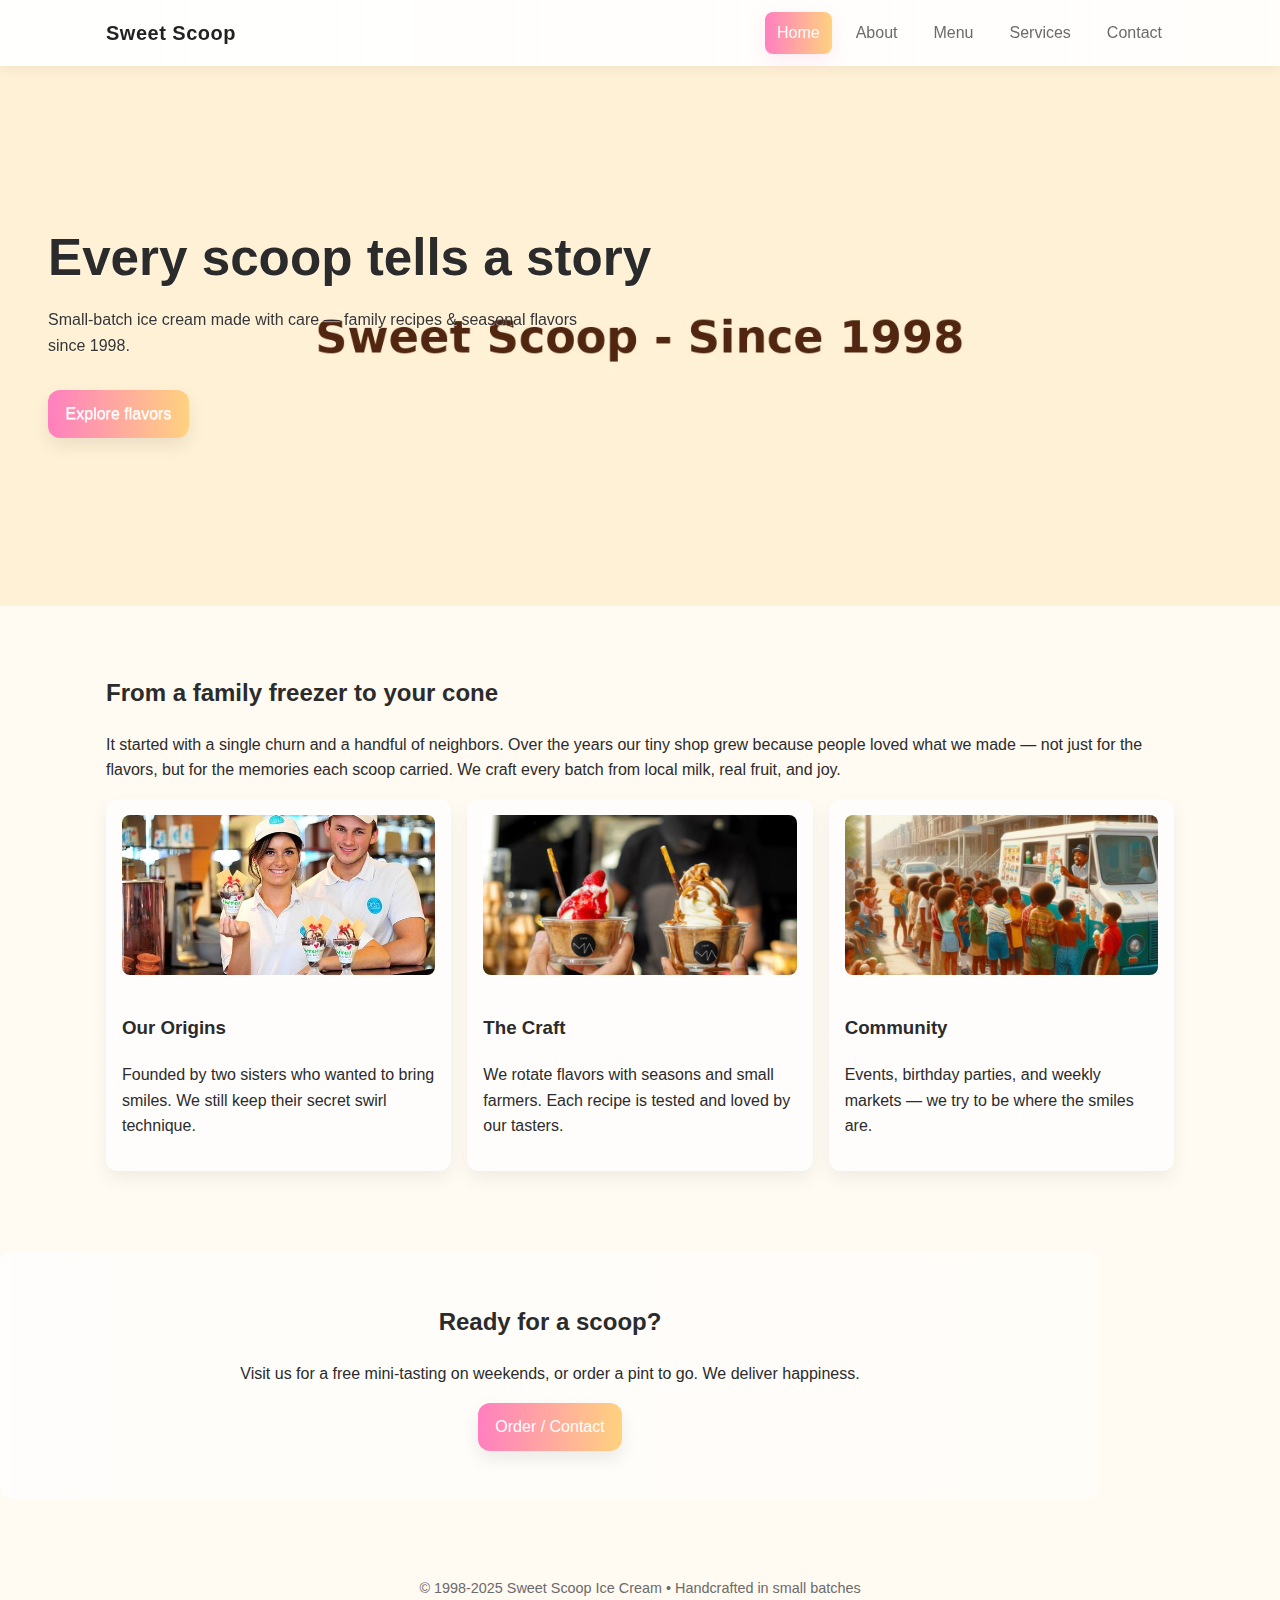
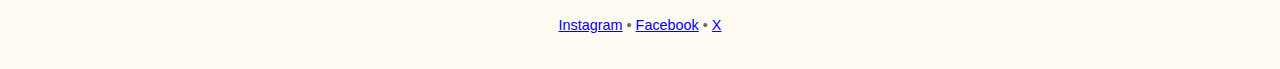
<file: index.html>
<!DOCTYPE html>
<html lang="en">
<head>
  <meta charset="utf-8" />
  <meta name="viewport" content="width=device-width,initial-scale=1" />
  <title>Sweet Scoop Ice Cream</title>
  <link rel="stylesheet" href="css/styles.css" />
</head>
<body class="page-home">
  <header class="site-header">
    <div class="container">
      <a class="logo" href="index.html">Sweet Scoop</a>
      <nav class="main-nav">
        <a href="index.html" class="nav-link active">Home</a>
        <a href="pages/about.html" class="nav-link">About</a>
        <a href="pages/menu.html" class="nav-link">Menu</a>
        <a href="pages/services.html" class="nav-link">Services</a>
        <a href="pages/contact.html" class="nav-link">Contact</a>
      </nav>
    </div>
  </header>

  <main>
    <section class="hero">
      <img src="images/hero-icecream.jpg" alt="ice cream" class="hero-img" />
      <div class="hero-overlay">
        <h1 class="hero-title">Every scoop tells a story</h1>
        <p class="hero-sub">Small-batch ice cream made with care — family recipes & seasonal flavors since 1998.</p>
        <p><a class="btn" href="pages/menu.html">Explore flavors</a></p>
      </div>
    </section>

    <section class="story container">
      <h2>From a family freezer to your cone</h2>
      <p>It started with a single churn and a handful of neighbors. Over the years our tiny shop grew because people loved what we made — not just for the flavors, but for the memories each scoop carried. We craft every batch from local milk, real fruit, and joy.</p>
      <div class="story-grid">
        <article class="card">
          <img src="images/about.jpg" alt="shop" />
          <h3>Our Origins</h3>
          <p>Founded by two sisters who wanted to bring smiles. We still keep their secret swirl technique.</p>
        </article>
        <article class="card">
          <img src="images/craft.jpg" alt="vanilla" />
          <h3>The Craft</h3>
          <p>We rotate flavors with seasons and small farmers. Each recipe is tested and loved by our tasters.</p>
        </article>
        <article class="card">
          <img src="images/community.jpg" alt="delivery" />
          <h3>Community</h3>
          <p>Events, birthday parties, and weekly markets — we try to be where the smiles are.</p>
        </article>
      </div>
    </section>

    <section class="cta container">
      <h2>Ready for a scoop?</h2>
      <p>Visit us for a free mini-tasting on weekends, or order a pint to go. We deliver happiness.</p>
      <p><a class="btn btn-alt" href="pages/contact.html">Order / Contact</a></p>
    </section>
  </main>

  <footer class="site-footer">
    <div class="container">
      <p>&copy; 1998-2025 Sweet Scoop Ice Cream • Handcrafted in small batches</p>
      <div class="socials">
        <a href="#">Instagram</a> • <a href="#">Facebook</a> • <a href="#">X</a>
      </div>
    </div>
  </footer>

  <script src="js/scripts.js"></script>
</body>
</html>
</file>
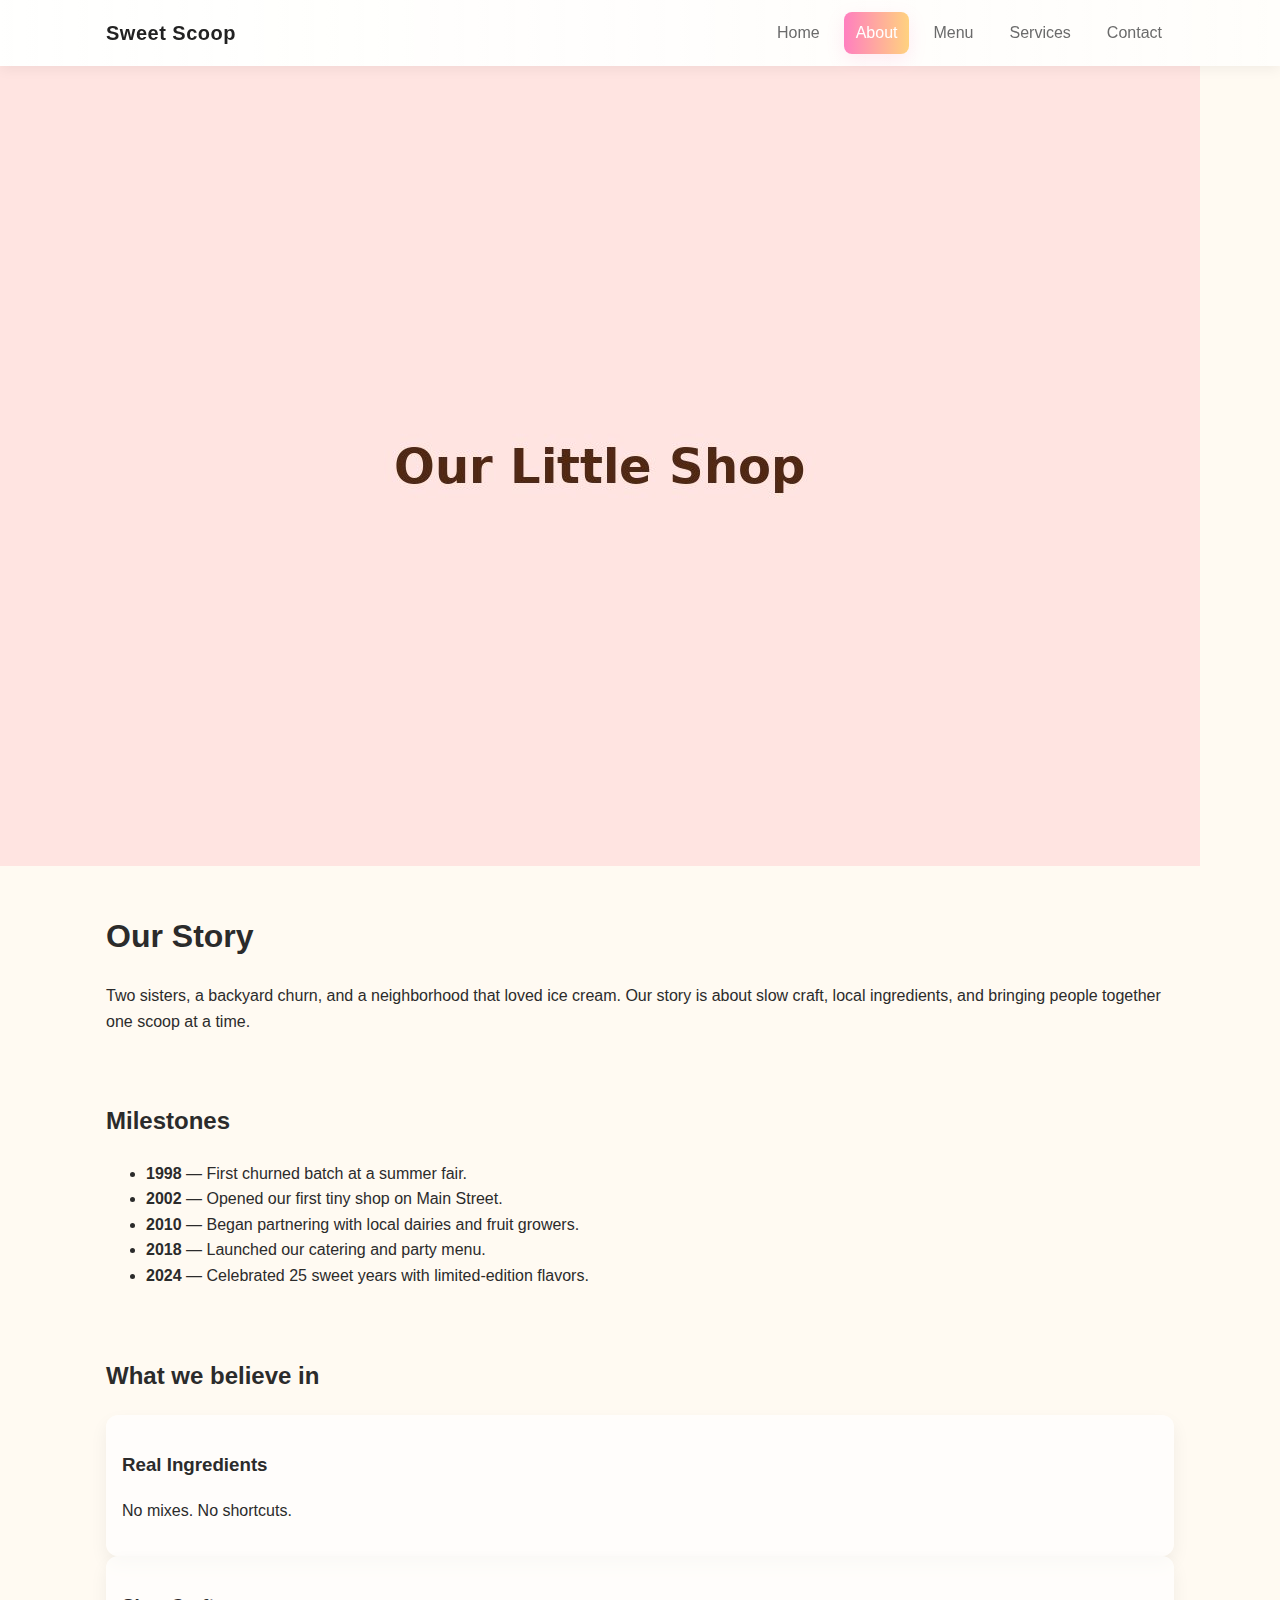
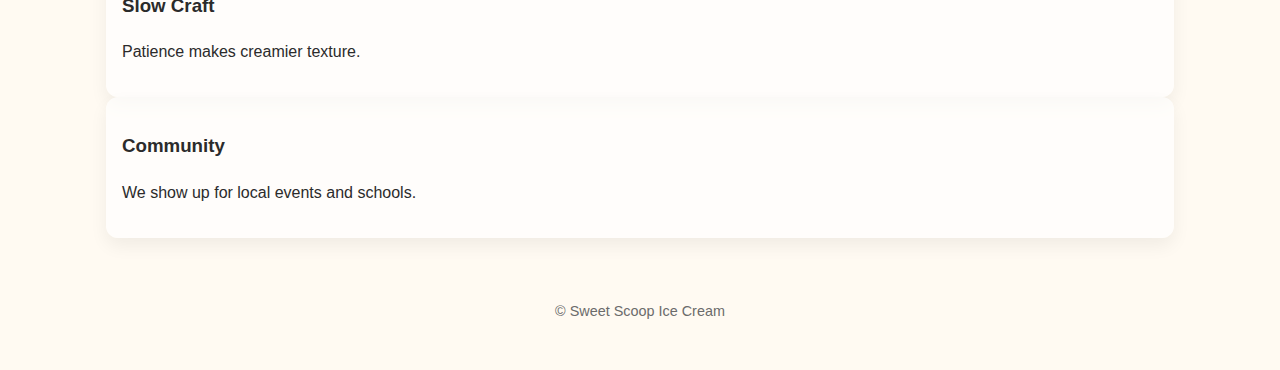
<file: pages/about.html>
<!doctype html>
<html lang="en">
<head>
  <meta charset="utf-8" />
  <meta name="viewport" content="width=device-width,initial-scale=1" />
  <title>About — Sweet Scoop</title>
  <link rel="stylesheet" href="../css/styles.css" />
</head>
<body class="page-about">
  <header class="site-header">
    <div class="container">
      <a class="logo" href="../index.html">Sweet Scoop</a>
      <nav class="main-nav">
        <a href="../index.html" class="nav-link">Home</a>
        <a href="about.html" class="nav-link active">About</a>
        <a href="menu.html" class="nav-link">Menu</a>
        <a href="services.html" class="nav-link">Services</a>
        <a href="contact.html" class="nav-link">Contact</a>
      </nav>
    </div>
  </header>

  <main>
    <section class="about-hero">
      <img src="../images/about-shop.jpg" alt="Our shop" />
      <div class="container">
        <h1>Our Story</h1>
        <p>Two sisters, a backyard churn, and a neighborhood that loved ice cream. Our story is about slow craft, local ingredients, and bringing people together one scoop at a time.</p>
      </div>
    </section>

    <section class="container timeline">
      <h2>Milestones</h2>
      <ul>
        <li><strong>1998</strong> — First churned batch at a summer fair.</li>
        <li><strong>2002</strong> — Opened our first tiny shop on Main Street.</li>
        <li><strong>2010</strong> — Began partnering with local dairies and fruit growers.</li>
        <li><strong>2018</strong> — Launched our catering and party menu.</li>
        <li><strong>2024</strong> — Celebrated 25 sweet years with limited-edition flavors.</li>
      </ul>
    </section>

    <section class="container values">
      <h2>What we believe in</h2>
      <div class="values-grid">
        <div class="value card">
          <h3>Real Ingredients</h3>
          <p>No mixes. No shortcuts.</p>
        </div>
        <div class="value card">
          <h3>Slow Craft</h3>
          <p>Patience makes creamier texture.</p>
        </div>
        <div class="value card">
          <h3>Community</h3>
          <p>We show up for local events and schools.</p>
        </div>
      </div>
    </section>
  </main>

  <footer class="site-footer">
    <div class="container">
      <p>&copy; Sweet Scoop Ice Cream</p>
    </div>
  </footer>
  <script src="../js/scripts.js"></script>
</body>
</html>
</file>
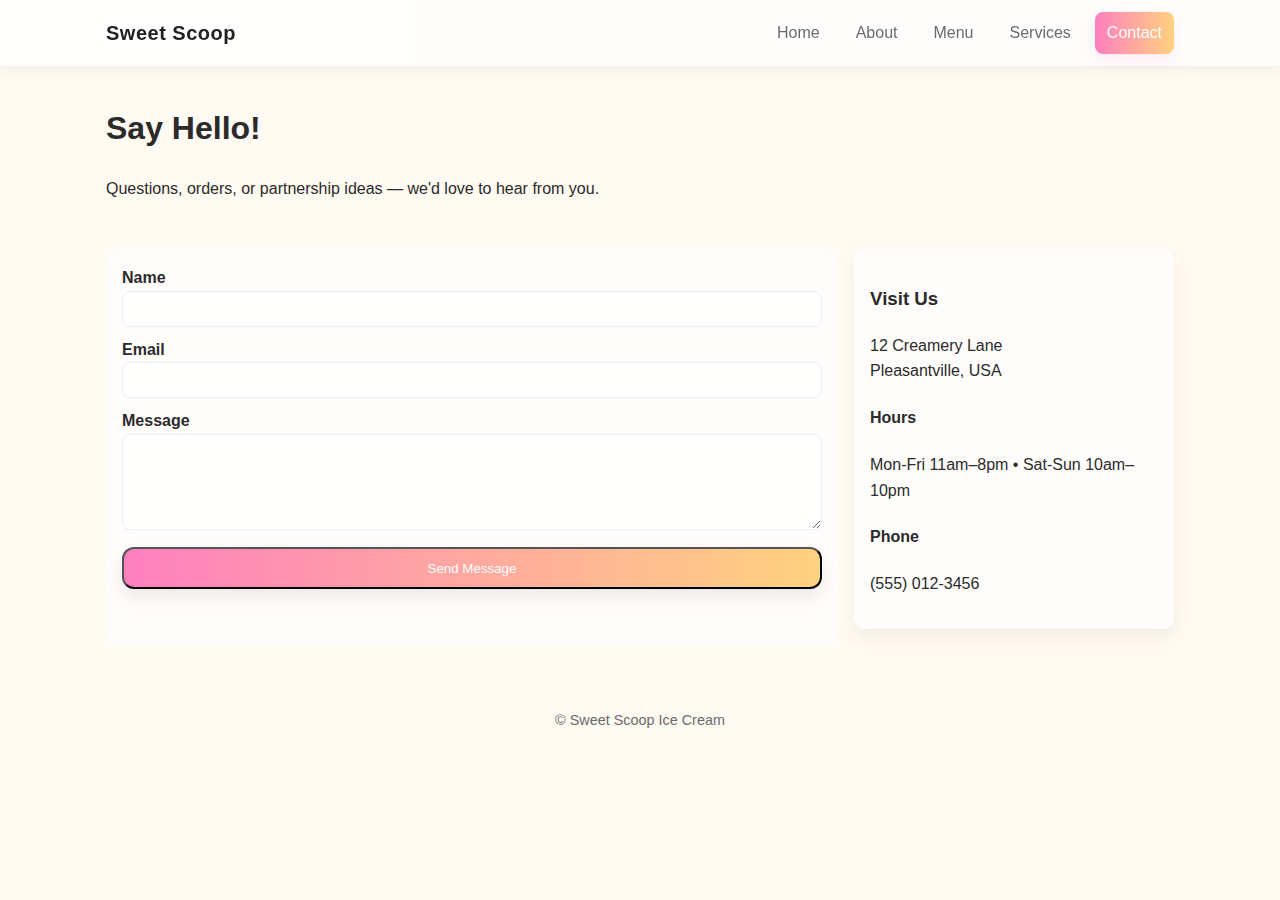
<file: pages/contact.html>
<!doctype html>
<html lang="en">
<head>
  <meta charset="utf-8" />
  <meta name="viewport" content="width=device-width,initial-scale=1" />
  <title>Contact — Sweet Scoop</title>
  <link rel="stylesheet" href="../css/styles.css" />
</head>
<body class="page-contact">
  <header class="site-header">
    <div class="container">
      <a class="logo" href="../index.html">Sweet Scoop</a>
      <nav class="main-nav">
        <a href="../index.html" class="nav-link">Home</a>
        <a href="about.html" class="nav-link">About</a>
        <a href="menu.html" class="nav-link">Menu</a>
        <a href="services.html" class="nav-link">Services</a>
        <a href="contact.html" class="nav-link active">Contact</a>
      </nav>
    </div>
  </header>

  <main>
    <section class="container contact-intro">
      <h1>Say Hello!</h1>
      <p>Questions, orders, or partnership ideas — we'd love to hear from you.</p>
    </section>

    <section class="container contact-grid">
      <form id="contactForm" class="contact-form">
        <label>Name<input type="text" name="name" required></label>
        <label>Email<input type="email" name="email" required></label>
        <label>Message<textarea name="message" rows="5" required></textarea></label>
        <button class="btn" type="submit">Send Message</button>
        <p class="form-msg" aria-live="polite"></p>
      </form>

      <aside class="contact-details card">
        <h3>Visit Us</h3>
        <p>12 Creamery Lane<br/>Pleasantville, USA</p>
        <h4>Hours</h4>
        <p>Mon-Fri 11am–8pm • Sat-Sun 10am–10pm</p>
        <h4>Phone</h4>
        <p>(555) 012-3456</p>
      </aside>
    </section>
  </main>

  <footer class="site-footer">
    <div class="container">
      <p>&copy; Sweet Scoop Ice Cream</p>
    </div>
  </footer>

  <script src="../js/scripts.js"></script>
</body>
</html>
</file>
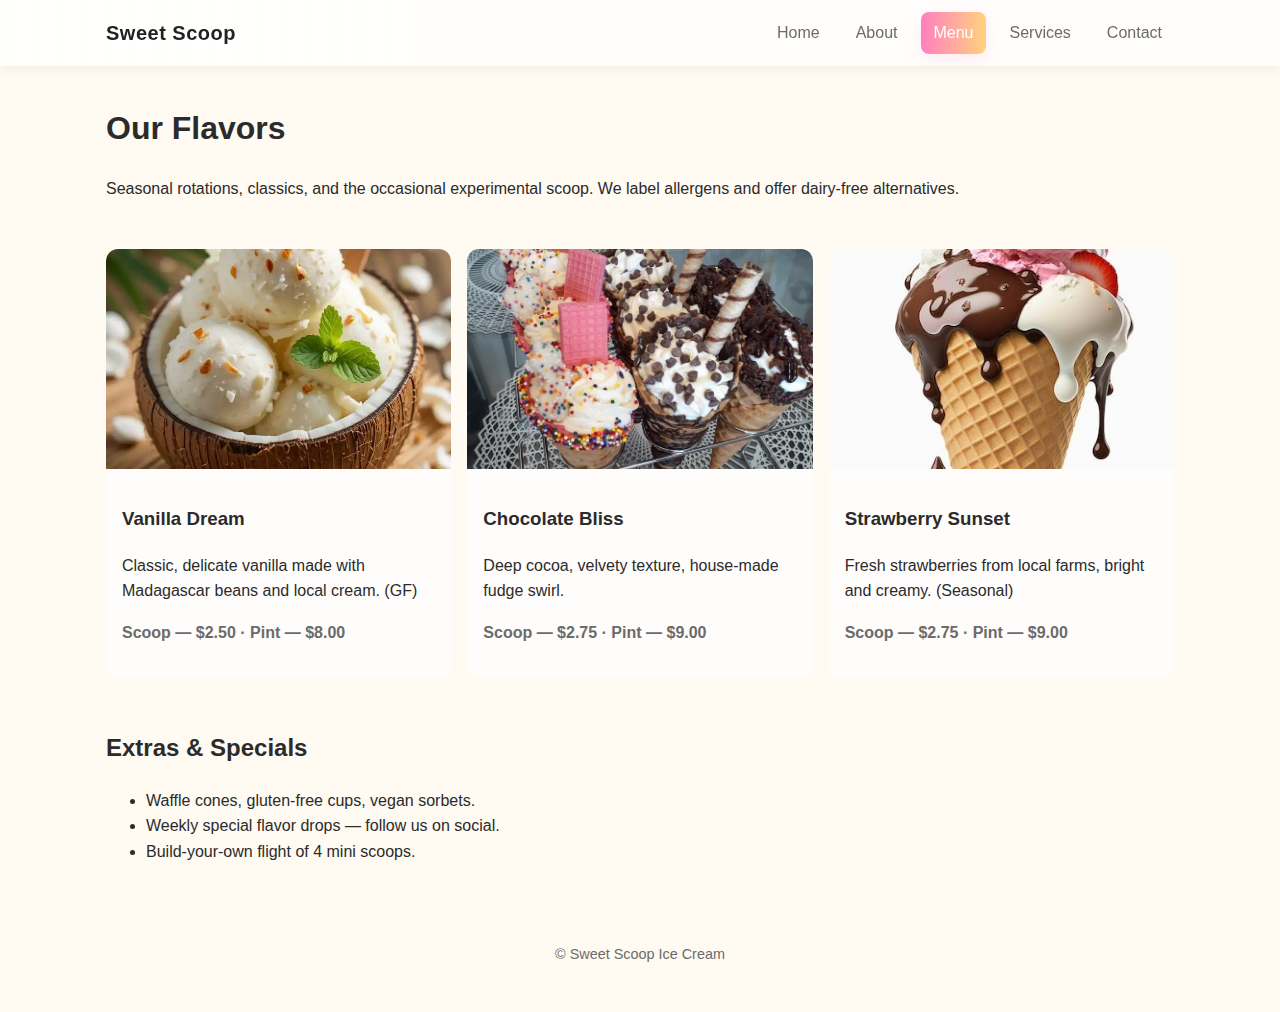
<file: pages/menu.html>
<!doctype html>
<html lang="en">
<head>
  <meta charset="utf-8" />
  <meta name="viewport" content="width=device-width,initial-scale=1" />
  <title>Menu — Sweet Scoop</title>
  <link rel="stylesheet" href="../css/styles.css" />
</head>
<body class="page-menu">
  <header class="site-header">
    <div class="container">
      <a class="logo" href="../index.html">Sweet Scoop</a>
      <nav class="main-nav">
        <a href="../index.html" class="nav-link">Home</a>
        <a href="about.html" class="nav-link">About</a>
        <a href="menu.html" class="nav-link active">Menu</a>
        <a href="services.html" class="nav-link">Services</a>
        <a href="contact.html" class="nav-link">Contact</a>
      </nav>
    </div>
  </header>

  <main>
    <section class="container menu-intro">
      <h1>Our Flavors</h1>
      <p>Seasonal rotations, classics, and the occasional experimental scoop. We label allergens and offer dairy-free alternatives.</p>
    </section>

    <section class="container flavors-grid">
      <article class="flavor-card">
        <img src="../images/flavour2.jpg" alt="Vanilla Dream" />
        <div class="flavor-body">
          <h3>Vanilla Dream</h3>
          <p>Classic, delicate vanilla made with Madagascar beans and local cream. (GF)</p>
          <p class="price">Scoop — $2.50 · Pint — $8.00</p>
        </div>
      </article>

      <article class="flavor-card">
        <img src="../images/vanilla.jpg" alt="Chocolate Bliss" />
        <div class="flavor-body">
          <h3>Chocolate Bliss</h3>
          <p>Deep cocoa, velvety texture, house-made fudge swirl.</p>
          <p class="price">Scoop — $2.75 · Pint — $9.00</p>
        </div>
      </article>

      <article class="flavor-card">
        <img src="../images/strawberry.jpg" alt="Strawberry Sunset" />
        <div class="flavor-body">
          <h3>Strawberry Sunset</h3>
          <p>Fresh strawberries from local farms, bright and creamy. (Seasonal)</p>
          <p class="price">Scoop — $2.75 · Pint — $9.00</p>
        </div>
      </article>
    </section>

    <section class="container extras">
      <h2>Extras & Specials</h2>
      <ul>
        <li>Waffle cones, gluten-free cups, vegan sorbets.</li>
        <li>Weekly special flavor drops — follow us on social.</li>
        <li>Build-your-own flight of 4 mini scoops.</li>
      </ul>
    </section>
  </main>

  <footer class="site-footer">
    <div class="container">
      <p>&copy; Sweet Scoop Ice Cream</p>
    </div>
  </footer>
  <script src="../js/scripts.js"></script>
</body>
</html>
</file>
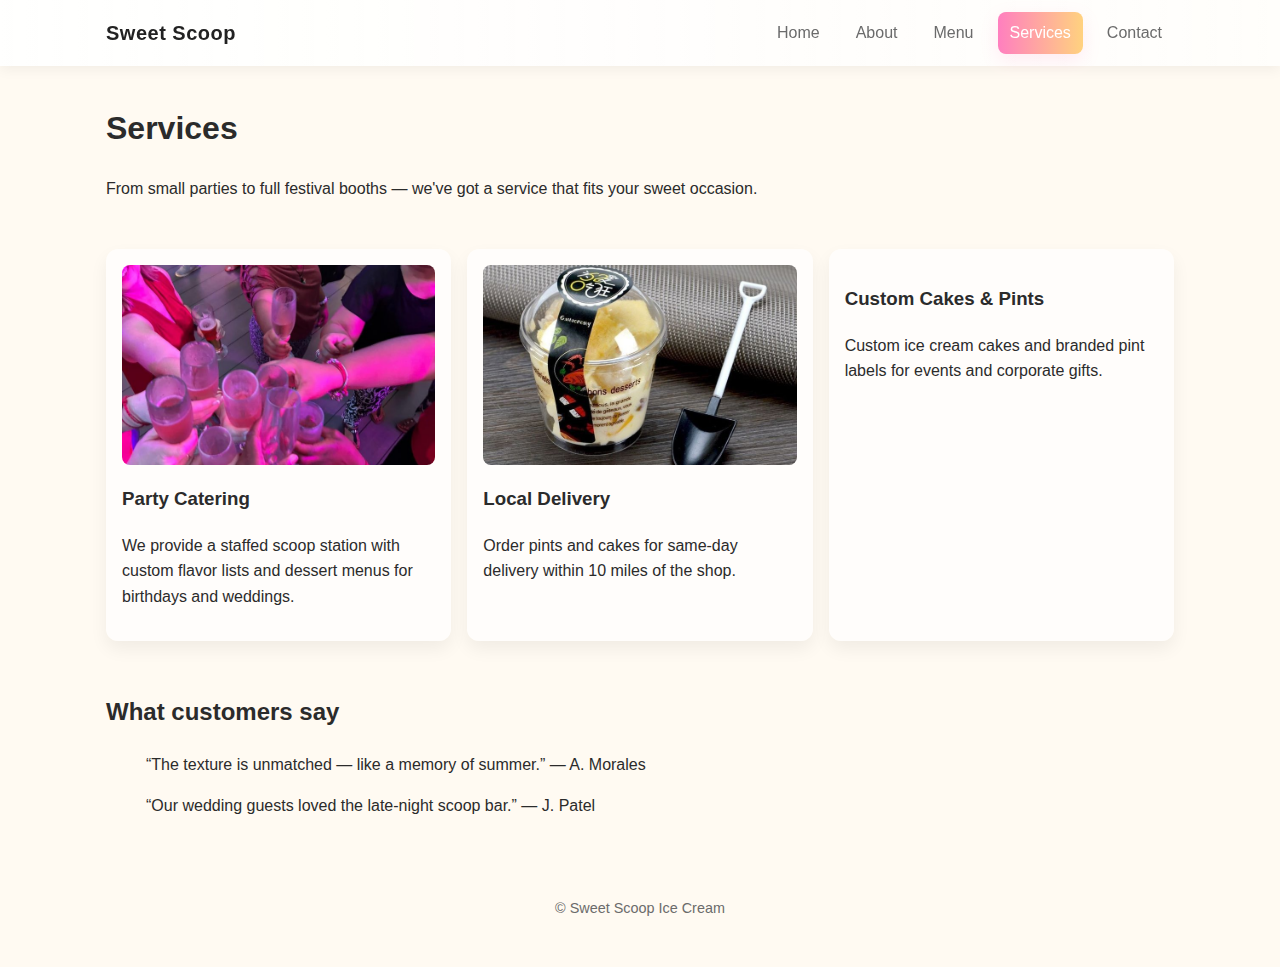
<file: pages/services.html>
<!doctype html>
<html lang="en">
<head>
  <meta charset="utf-8" />
  <meta name="viewport" content="width=device-width,initial-scale=1" />
  <title>Services — Sweet Scoop</title>
  <link rel="stylesheet" href="../css/styles.css" />
</head>
<body class="page-services">
  <header class="site-header">
    <div class="container">
      <a class="logo" href="../index.html">Sweet Scoop</a>
      <nav class="main-nav">
        <a href="../index.html" class="nav-link">Home</a>
        <a href="about.html" class="nav-link">About</a>
        <a href="menu.html" class="nav-link">Menu</a>
        <a href="services.html" class="nav-link active">Services</a>
        <a href="contact.html" class="nav-link">Contact</a>
      </nav>
    </div>
  </header>

  <main>
    <section class="container">
      <h1>Services</h1>
      <p>From small parties to full festival booths — we've got a service that fits your sweet occasion.</p>
    </section>

    <section class="container service-grid">
      <article class="service card">
        <img src="../images/party.jpg" alt="catering"/>
        <h3>Party Catering</h3>
        <p>We provide a staffed scoop station with custom flavor lists and dessert menus for birthdays and weddings.</p>
      </article>

      <article class="service card">
        <img src="../images/delivery1.jpg" alt="delivery"/>
        <h3>Local Delivery</h3>
        <p>Order pints and cakes for same-day delivery within 10 miles of the shop.</p>
      </article>

      <article class="service card">
        <h3>Custom Cakes & Pints</h3>
        <p>Custom ice cream cakes and branded pint labels for events and corporate gifts.</p>
      </article>
    </section>

    <section class="container testimonials">
      <h2>What customers say</h2>
      <blockquote>“The texture is unmatched — like a memory of summer.” — A. Morales</blockquote>
      <blockquote>“Our wedding guests loved the late-night scoop bar.” — J. Patel</blockquote>
    </section>
  </main>

  <footer class="site-footer">
    <div class="container">
      <p>&copy; Sweet Scoop Ice Cream</p>
    </div>
  </footer>
  <script src="../js/scripts.js"></script>
</body>
</html>
</file>
<file: css/styles.css>
/* styles.css - Sweet Scoop Ice Cream */
:root{
  --bg:#fffaf2;
  --muted:#6b6b6b;
  --accent:#ff7fbf;
  --accent-2:#ffd27f;
  --card:#ffffffaa;
  --glass: rgba(255,255,255,0.6);
}
*{box-sizing:border-box}
body{font-family:Inter, "Segoe UI", Roboto, Arial, sans-serif;margin:0;background:var(--bg);color:#2b2b2b;line-height:1.6}
.container{max-width:1100px;margin:0 auto;padding:1rem}
.site-header{background:linear-gradient(90deg, rgba(255,255,255,0.9), rgba(255,255,255,0.7));backdrop-filter: blur(4px);position:sticky;top:0;z-index:40;box-shadow:0 4px 12px rgba(0,0,0,0.05)}
.site-header .container{display:flex;align-items:center;justify-content:space-between;padding:0.75rem 1rem}
.logo{font-weight:800;color:#222;text-decoration:none;font-size:1.25rem;letter-spacing:0.5px}
.main-nav{display:flex;gap:0.75rem}
.main-nav .nav-link{padding:0.5rem 0.75rem;color:var(--muted);text-decoration:none;border-radius:8px;transition:all .25s ease}
.main-nav .nav-link:hover{background:var(--glass);color:#000;transform:translateY(-3px)}
.main-nav .nav-link.active{background:linear-gradient(90deg,var(--accent),var(--accent-2));color:#fff;box-shadow:0 6px 18px rgba(255,127,191,0.15)}

/* Hero */
.hero{position:relative;overflow:hidden}
.hero-img{width:100%;height:60vh;object-fit:cover;display:block;filter:contrast(1.02) saturate(1.06);transform:scale(1.03);transition:transform 12s linear}
.hero:hover .hero-img{transform:scale(1.05)}
.hero-overlay{position:absolute;left:0;top:0;right:0;bottom:0;display:flex;flex-direction:column;align-items:flex-start;justify-content:center;padding:3rem;color:#2b2b2b;text-shadow:0 1px 0 rgba(255,255,255,0.6)}
.hero-title{font-size:clamp(2rem,4vw,4rem);margin:0 0 .5rem;animation:fadeInUp .9s ease both}
.hero-sub{max-width:60ch;margin:0 0 1rem;opacity:.95}
.btn{background:linear-gradient(90deg,var(--accent),var(--accent-2));color:#fff;padding:.7rem 1.1rem;border-radius:12px;text-decoration:none;display:inline-block;box-shadow:0 8px 18px rgba(0,0,0,0.08);transition:transform .2s ease}
.btn:hover{transform:translateY(-4px)}

/* Story */
.story{padding:3rem 1rem}
.story-grid{display:grid;grid-template-columns:repeat(auto-fit,minmax(220px,1fr));gap:1rem;margin-top:1rem}
.card{background:var(--card);padding:1rem;border-radius:12px;box-shadow:0 8px 18px rgba(0,0,0,0.06);overflow:hidden;transform:translateY(0);transition:transform .4s cubic-bezier(.2,.9,.3,1),box-shadow .3s}
.card img{width:100%;height:160px;object-fit:cover;border-radius:8px;margin-bottom:.75rem}
.card:hover{transform:translateY(-8px);box-shadow:0 18px 28px rgba(0,0,0,0.12)}

/* CTA */
.cta{background:linear-gradient(90deg, rgba(255,255,255,0.7), rgba(255,255,255,0.5));padding:2rem;margin:2rem 0;border-radius:12px;text-align:center}

/* Menu */
.flavors-grid{display:grid;grid-template-columns:repeat(auto-fit,minmax(260px,1fr));gap:1rem}
.flavor-card{display:flex;flex-direction:column;background:var(--card);border-radius:12px;overflow:hidden;transition:transform .35s,box-shadow .35s}
.flavor-card img{width:100%;height:220px;object-fit:cover}
.flavor-body{padding:1rem}
.price{font-weight:700;color:var(--muted)}

/* Services */
.service-grid{display:grid;grid-template-columns:repeat(auto-fit,minmax(260px,1fr));gap:1rem}
.service img{width:100%;height:200px;object-fit:cover;border-radius:8px;display:block;margin-bottom:.5rem}

/* Contact */
.contact-grid{display:grid;grid-template-columns:1fr 320px;gap:1rem;align-items:start}
.contact-form{display:flex;flex-direction:column;gap:.6rem;background:var(--card);padding:1rem;border-radius:12px}
.contact-form label{display:flex;flex-direction:column;font-weight:600}
.contact-form input, .contact-form textarea{padding:.6rem;border-radius:8px;border:1px solid #eee;outline:none;background:rgba(255,255,255,0.8)}
.contact-form button{margin-top:.5rem}

/* Footer */
.site-footer{padding:1rem 0;background:transparent;text-align:center;color:var(--muted);font-size:.9rem}

/* Utilities and animations */
.values-grid, .story-grid{gap:1rem}
@keyframes fadeInUp{from{opacity:0;transform:translateY(18px)}to{opacity:1;transform:none}}
.flavor-card:hover{transform:translateY(-8px);box-shadow:0 18px 28px rgba(0,0,0,0.12)}
/* Responsive */
@media (max-width:720px){
  .hero-img{height:50vh}
  .contact-grid{grid-template-columns:1fr}
  .site-header .container{padding:0.5rem}
  .main-nav{display:none}
}
</file>
